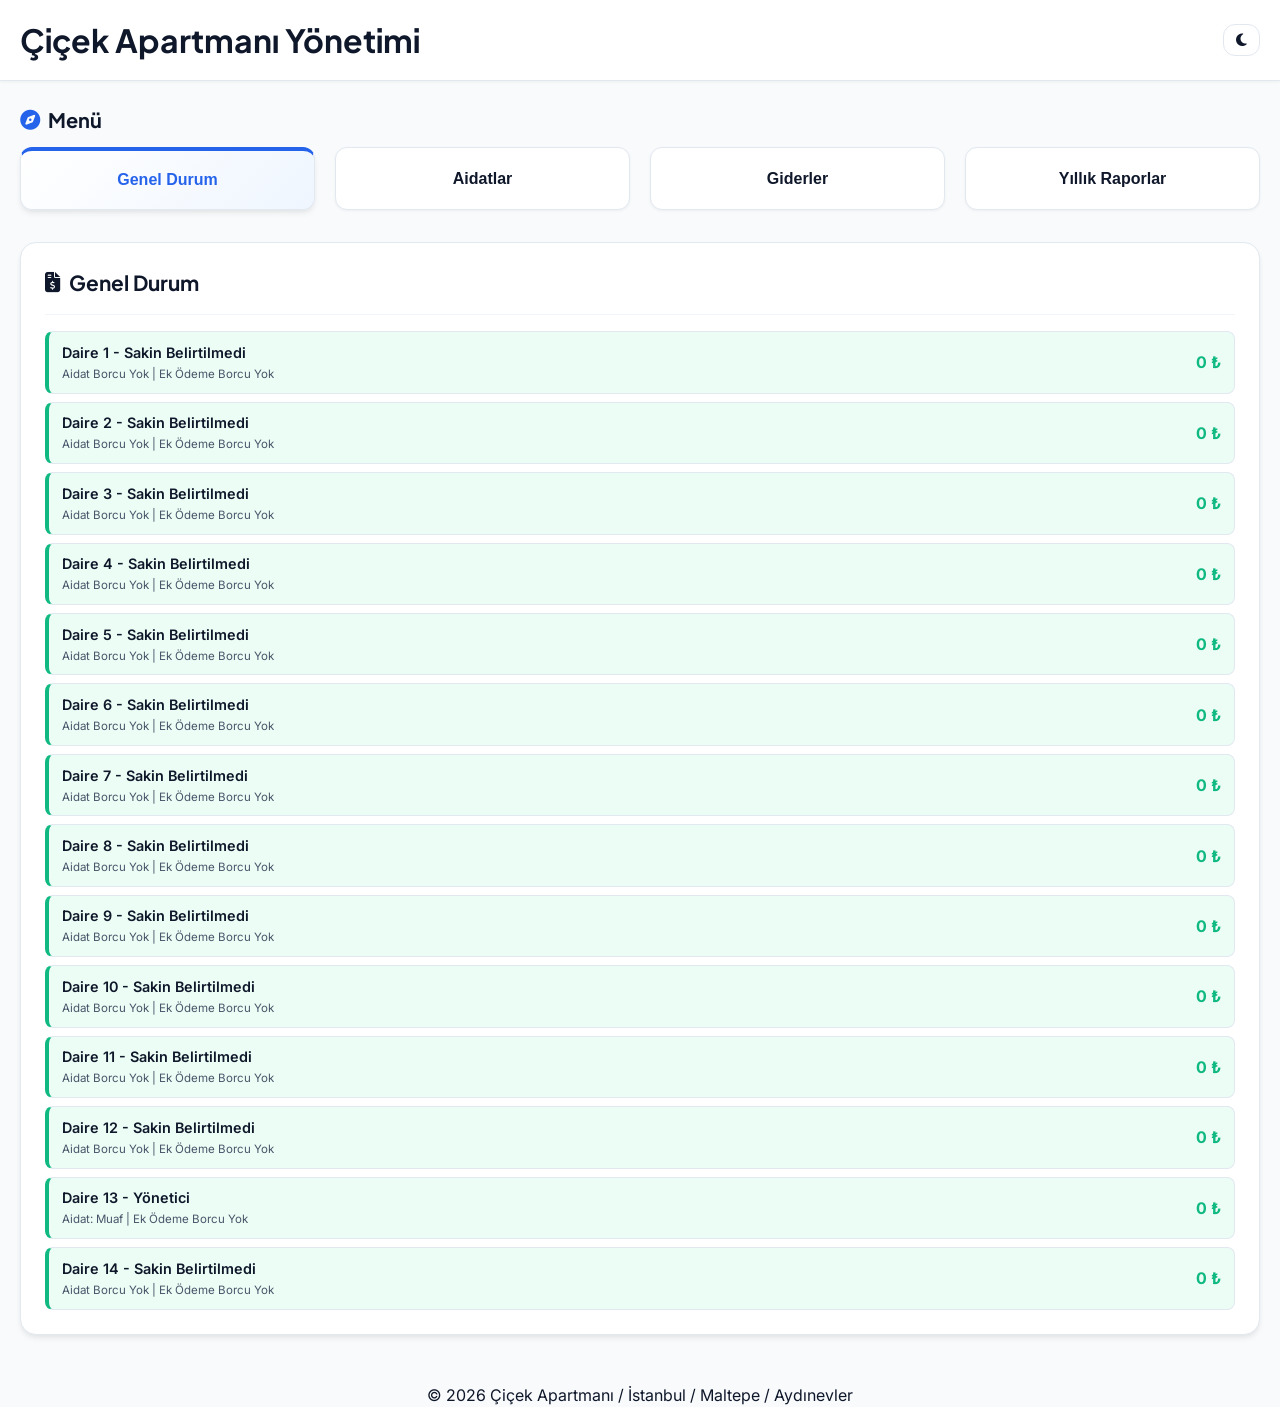
<file: index.html>
<!DOCTYPE html>
<html lang="tr">
<head>
  <meta charset="UTF-8">
  <meta name="viewport" content="width=device-width, initial-scale=1.0">
  <title>Çiçek Apartmanı Bilgilendirme Paneli</title>
  <link rel="icon" type="image/png" href="favicon.png">
  
  <!-- FontAwesome & Google Fonts -->
  <link rel="stylesheet" href="https://cdnjs.cloudflare.com/ajax/libs/font-awesome/6.4.0/css/all.min.css">
  <link rel="preconnect" href="https://fonts.googleapis.com">
  <link rel="preconnect" href="https://fonts.gstatic.com" crossorigin>
  <link href="https://fonts.googleapis.com/css2?family=Inter:wght@400;500;600;700&family=Plus+Jakarta+Sans:wght@600;700;800&display=swap" rel="stylesheet">
  
  <!-- CSS -->
  <link rel="stylesheet" href="style.css?v=3">
  <style>
    /* Read-only overrides for cells to look like display badges rather than buttons */
    .cell-paid-btn {
      cursor: default !important;
      pointer-events: none !important;
    }
    .apt-month-badge {
      cursor: default !important;
      pointer-events: none !important;
    }
  </style>
</head>
<body>

  <!-- App Header -->
  <header class="app-header">
    <div class="container header-content" style="display: flex; justify-content: space-between; align-items: center;">
      <div class="logo-area">
        <h1 id="buildingTitleDisplay">Çiçek Apartmanı Yönetimi</h1>
      </div>
      <div>
        <button class="btn btn-outline" id="btnThemeToggle" title="Temayı Değiştir (Açık/Koyu)" style="padding: 0.5rem 0.75rem;">
          <i class="fa-solid fa-moon"></i>
        </button>
      </div>
    </div>
  </header>

  <!-- Main Content Container -->
  <main class="container app-main">

    <!-- Sekmeli Menü Navigasyonu -->
    <div class="menu-container" style="display: flex; flex-direction: column; gap: 0.75rem;">
      <div class="section-header" style="margin-bottom: 0;">
        <h2><i class="fa-solid fa-compass"></i> Menü</h2>
      </div>
      <nav class="tab-navigation" style="margin-bottom: 0;">
        <button class="tab-btn active" data-target="dashboardSection">
          <span class="tab-btn-label">Genel Durum</span>
        </button>
        <button class="tab-btn" data-target="paymentsSection">
          <span class="tab-btn-label">Aidatlar</span>
        </button>
        <button class="tab-btn" data-target="expensesSection">
          <span class="tab-btn-label">Giderler</span>
        </button>
        <button class="tab-btn" data-target="pdfSection">
          <span class="tab-btn-label">Yıllık Raporlar</span>
        </button>
      </nav>
    </div>

    <!-- 1. GENEL DURUM (DASHBOARD) SEKME ALANI -->
    <div id="dashboardSection">
      <!-- Duyuru Paneli -->
      <section class="announcement-section card-box hidden" id="announcementBox">
        <div id="announcementDisplay" style="white-space: pre-wrap;"></div>
      </section>

      <!-- Toplam Borç Durumu Bölümü -->
      <section class="total-debts-section card-box" id="totalDebtsSection">
        <div class="dues-header" style="margin-bottom: 1rem;">
          <div class="dues-title">
            <h2><i class="fa-solid fa-file-invoice-dollar"></i> Genel Durum</h2>
          </div>
        </div>
        <div class="debts-grid" id="totalDebtsGrid">
          <!-- JS Populated Debt Rows -->
        </div>
      </section>
    </div>

    <!-- 2. ÖDEMELER SEKME ALANI (Aidat ve Ek Ödemeler Bir Arada) -->
    <div id="paymentsSection" class="hidden" style="display: flex; flex-direction: column; gap: 2rem;">
      <!-- Aidat Takip Tablosu -->
      <section class="dues-section card-box" id="duesSection">
      <div class="dues-header">
        <div class="dues-title">
          <h2><i class="fa-solid fa-table-cells"></i> Aidat Takip Tablosu</h2>
        </div>
        <div class="dues-controls">
          <div class="dues-rate-info" style="display: flex; align-items: center;">
            <span style="font-size: 0.8rem; color: var(--text-muted);" id="lastUpdatedDisplay">Son Güncelleme: -</span>
          </div>
          <div class="view-toggle">
            <button class="toggle-btn active" id="btnTableView" title="Tablo Görünümü" style="padding: 0.4rem 0.6rem;">
              <i class="fa-solid fa-table-list"></i>
            </button>
            <button class="toggle-btn" id="btnGridView" title="Kart Görünümü (Mobil Uyumlu)" style="padding: 0.4rem 0.6rem;">
              <i class="fa-solid fa-table-cells-large"></i>
            </button>
          </div>
        </div>
      </div>

      <!-- Table View (Desktop & Responsive Scroll) -->
      <div class="table-responsive" id="tableViewContainer">
        <table class="dues-table" id="duesTable">
          <thead>
            <tr>
              <th class="sticky-col"><span class="m-full">Daire No / Sakin</span><span class="m-short">Daire</span></th>
              <th><span class="m-full">OCA</span><span class="m-short">01</span></th>
              <th><span class="m-full">ŞUB</span><span class="m-short">02</span></th>
              <th><span class="m-full">MAR</span><span class="m-short">03</span></th>
              <th><span class="m-full">NİS</span><span class="m-short">04</span></th>
              <th><span class="m-full">MAY</span><span class="m-short">05</span></th>
              <th><span class="m-full">HAZ</span><span class="m-short">06</span></th>
              <th><span class="m-full">TEM</span><span class="m-short">07</span></th>
              <th><span class="m-full">AĞU</span><span class="m-short">08</span></th>
              <th><span class="m-full">EYL</span><span class="m-short">09</span></th>
              <th><span class="m-full">EKİ</span><span class="m-short">10</span></th>
              <th><span class="m-full">KAS</span><span class="m-short">11</span></th>
              <th><span class="m-full">ARA</span><span class="m-short">12</span></th>
              <th class="col-summary"><span class="m-full">Güncel Borç</span><span class="m-short">Borç</span></th>
            </tr>
          </thead>
          <tbody id="duesTableBody">
            <!-- JS Populated Rows -->
          </tbody>
        </table>
      </div>

      <!-- Card / Grid View (Optimized for Mobile Screens) -->
      <div class="cards-view-container hidden" id="gridViewContainer">
        <div class="apartments-cards-grid" id="apartmentsCardsGrid">
          <!-- JS Populated Mobile Cards -->
        </div>
      </div>
    </section>


    <!-- Ek Ödemeler Section (Ek Bütçe Toplama) -->
    <section class="extra-collections-section card-box" id="extraSection">
      <div class="dues-header" style="margin-bottom: 1rem;">
        <div class="dues-title">
          <h2><i class="fa-solid fa-table-cells"></i> Ek Aidat Takip Tablosu</h2>
        </div>
        <div class="dues-controls">
          <div class="dues-rate-info" style="display: flex; align-items: center;">
            <span style="font-size: 0.8rem; color: var(--text-muted);" id="lastUpdatedDisplayExtra">Son Güncelleme: -</span>
          </div>
        </div>
      </div>

      <!-- Tablo Görünümü (Masaüstü) -->
      <div class="table-responsive" id="extraTableViewContainer">
        <table class="dues-table" id="extraCollectionsTable">
          <thead>
            <tr>
              <th class="sticky-col">Ek Ödeme Başlığı</th>
              <th>Tutar</th>
              <th>D1</th>
              <th>D2</th>
              <th>D3</th>
              <th>D4</th>
              <th>D5</th>
              <th>D6</th>
              <th>D7</th>
              <th>D8</th>
              <th>D9</th>
              <th>D10</th>
              <th>D11</th>
              <th>D12</th>
              <th>D13</th>
              <th>D14</th>
              <th class="col-summary">Toplanan</th>
            </tr>
          </thead>
          <tbody id="extraCollectionsBody">
            <!-- Populated by JS -->
          </tbody>
        </table>
        <div id="noExtraCollectionsNotice" class="no-data-notice hidden">
          <i class="fa-solid fa-hand-holding-dollar"></i>
          <p>Henüz tanımlanmış bir ek ödeme talebi bulunmuyor.</p>
        </div>
      </div>

      <!-- Kart Görünümü (Mobil) -->
      <div class="hidden" id="extraCardsViewContainer">
        <div class="apartments-cards-grid" id="extraApartmentsCardsGrid">
          <!-- Populated by JS -->
        </div>
        <div id="noExtraCollectionsNoticeMobile" class="no-data-notice hidden">
          <i class="fa-solid fa-hand-holding-dollar"></i>
          <p>Henüz tanımlanmış bir ek ödeme talebi bulunmuyor.</p>
        </div>
      </div>
    </section>
    </div>


    <!-- Expenses Section (Giderler Bölümü) -->
    <section class="expenses-section card-box hidden" id="expensesSection">
      <div class="dues-header" style="margin-bottom: 1rem;">
        <div class="dues-title">
          <h2><i class="fa-solid fa-arrow-circle-right"></i> Aylık Apartman Giderleri</h2>
        </div>
        <div class="dues-controls">
          <div class="filter-group" style="display: flex; align-items: center; gap: 0.5rem; margin: 0;">
            <label for="expenseMonthFilter" style="font-size: 0.9rem; font-weight: 600; color: var(--text-secondary); margin: 0;">Ay Filtresi:</label>
            <select id="expenseMonthFilter" class="form-control" style="width: auto; padding: 0.4rem 0.8rem; border-radius: var(--radius-sm);">
              <option value="all">Tüm Aylar</option>
              <option value="1">Ocak</option>
              <option value="2">Şubat</option>
              <option value="3">Mart</option>
              <option value="4">Nisan</option>
              <option value="5">Mayıs</option>
              <option value="6">Haziran</option>
              <option value="7">Temmuz</option>
              <option value="8">Ağustos</option>
              <option value="9">Eylül</option>
              <option value="10">Ekim</option>
              <option value="11">Kasım</option>
              <option value="12">Aralık</option>
            </select>
          </div>
        </div>
      </div>

      <div class="expenses-content-single">
        <!-- Expense List & Filters -->
        <div class="expenses-list-container">

          <div class="table-responsive">
            <table class="expenses-table">
              <thead>
                <tr>
                  <th>Tarih</th>
                  <th>Harcama Başlığı</th>
                  <th>Tutar</th>
                </tr>
              </thead>
              <tbody id="expensesTableBody">
                <!-- JS Populated Rows -->
              </tbody>
            </table>
            <div id="noExpensesNotice" class="no-data-notice hidden">
              <i class="fa-solid fa-folder-open"></i>
              <p>Seçilen filtrelere uygun gider kaydı bulunamadı.</p>
            </div>
          </div>
        </div>
      </div>
    </section>

    <!-- PDF Raporları Section -->
    <section class="pdf-reports-section card-box hidden" id="pdfSection">
      <div class="dues-header">
        <div class="dues-title">
          <h2><i class="fa-solid fa-file-pdf"></i> Yıllık Rapor Arşivi</h2>
          <p>Eski yıllara ait mali raporlar ve genel kurul kararları</p>
        </div>
      </div>

      <div class="table-responsive">
        <table class="expenses-table">
          <thead>
            <tr>
              <th>Rapor Başlığı</th>
              <th style="width: 140px; text-align: center;">İşlem</th>
            </tr>
          </thead>
          <tbody id="pdfTableBody">
            <!-- JS Populated PDF Rows -->
          </tbody>
        </table>
        <div id="noPdfsNotice" class="no-data-notice hidden">
          <i class="fa-solid fa-file-circle-question"></i>
          <p>Henüz yüklenmiş bir geçmiş yıl raporu bulunmuyor.</p>
        </div>
      </div>
    </section>

  </main>

  <!-- Footer -->
  <footer class="app-footer">
    <div class="container footer-content" style align="center">
      <p>&copy; 2026 Çiçek Apartmanı / İstanbul / Maltepe / Aydınevler</p>
    </div>
  </footer>

  <script src="sakin.js?v=3"></script>
</body>
</html>
</file>
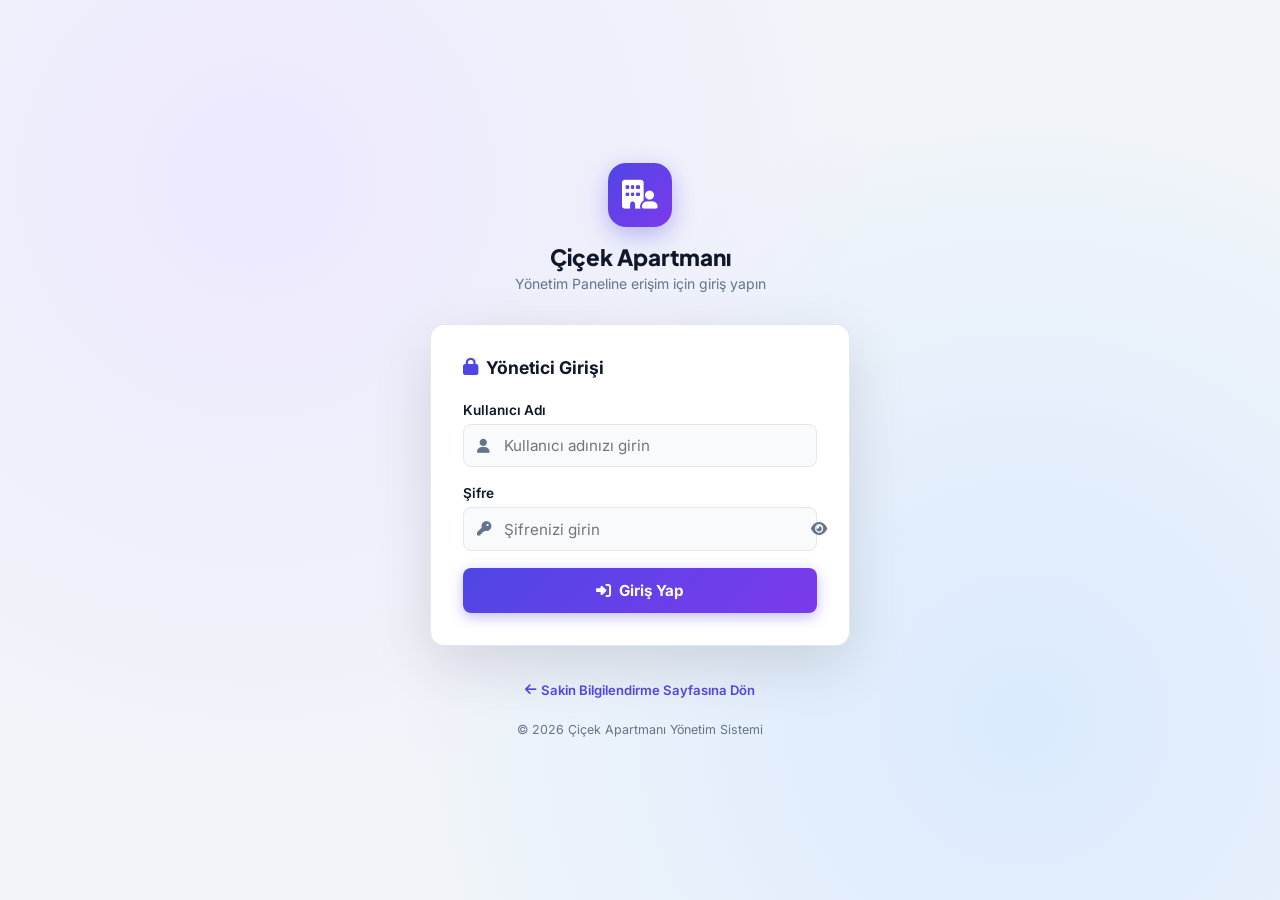
<file: admin/index.html>
<!DOCTYPE html>
<html lang="tr">
<head>
  <meta charset="UTF-8">
  <meta name="viewport" content="width=device-width, initial-scale=1.0">
  <title>Çiçek Apartmanı Yönetim Paneli</title>
  <link rel="icon" type="image/png" href="../favicon.png">
  <!-- Auth Guard: redirect to login if not authenticated -->
  <script>
    if (sessionStorage.getItem('adminAuth') !== 'true') {
      window.location.replace('../login.html');
    }
  </script>
  <!-- Google Fonts: Inter & Plus Jakarta Sans -->
  <link rel="preconnect" href="https://fonts.googleapis.com">
  <link rel="preconnect" href="https://fonts.gstatic.com" crossorigin>
  <link href="https://fonts.googleapis.com/css2?family=Inter:wght@400;500;600;700&family=Plus+Jakarta+Sans:wght@500;600;700;800&display=swap" rel="stylesheet">
  <!-- FontAwesome Icons -->
  <link rel="stylesheet" href="https://cdnjs.cloudflare.com/ajax/libs/font-awesome/6.4.0/css/all.min.css">
  <link rel="stylesheet" href="../style.css?v=3">
</head>
<body>

  <!-- App Header -->
  <header class="app-header">
    <div class="container header-container">
      <div class="brand">
        <div class="brand-icon">
          <i class="fa-solid fa-building-user"></i>
        </div>
        <div>
          <h1 id="buildingTitleDisplay">Çiçek Apartmanı Yönetimi</h1>
        </div>
      </div>
      <div class="header-actions">
        <button class="btn btn-outline" id="btnThemeToggle" title="Temayı Değiştir (Açık/Koyu)" style="padding: 0.5rem 0.75rem;">
          <i class="fa-solid fa-moon"></i>
        </button>
        <button class="btn btn-outline" id="btnLogout" title="Çıkış Yap" style="color: var(--danger); border-color: var(--danger); padding: 0.5rem 0.75rem;">
          <i class="fa-solid fa-right-from-bracket"></i>
        </button>
      </div>
    </div>
  </header>

  <!-- Main Content -->
  <main class="container main-content">

    <!-- Sekmeli Menü Navigasyonu -->
    <div class="menu-container" style="display: flex; flex-direction: column; gap: 0.75rem;">
      <div class="section-header" style="margin-bottom: 0;">
        <h2><i class="fa-solid fa-compass"></i> Menü</h2>
      </div>
      <nav class="tab-navigation" style="margin-bottom: 0;">
        <button class="tab-btn active" data-target="dashboardSection">
          <span class="tab-btn-label">Genel Durum</span>
        </button>
        <button class="tab-btn" data-target="paymentsSection">
          <span class="tab-btn-label">Aidatlar</span>
        </button>
        <button class="tab-btn" data-target="expensesSection">
          <span class="tab-btn-label">Giderler</span>
        </button>
        <button class="tab-btn" data-target="pdfSection">
          <span class="tab-btn-label">Yıllık Raporlar</span>
        </button>
        <button class="tab-btn" data-target="settingsSection">
          <span class="tab-btn-label">Ayarlar</span>
        </button>
      </nav>
    </div>

    <!-- 1. GENEL DURUM (DASHBOARD) SEKME ALANI -->
    <div id="dashboardSection">
      <!-- Financial Kasa Summary Cards -->
      <section class="financial-summary">
        <div class="section-header">
          <h2><i class="fa-solid fa-wallet"></i> Güncel Kasa Durumu</h2>
        </div>

        <div class="kasa-grid">
          <!-- 1. Geçmiş Yıldan Aktarılan -->
          <div class="kasa-card kasa-pending">
            <div class="kasa-card-header">
              <span class="kasa-label">Geçen Yıldan Aktarılan</span>
              <div class="kasa-icon kasa-icon-pending"><i class="fa-solid fa-clock-rotate-left"></i></div>
            </div>
            <div class="kasa-amount kasa-previous-transfer">0 ₺</div>
            <div class="kasa-subtext">Devreden Bakiye</div>
          </div>

          <!-- 2. Toplam Aidat Gelirleri -->
          <div class="kasa-card kasa-income">
            <div class="kasa-card-header">
              <span class="kasa-label">Gelirler</span>
              <div class="kasa-icon kasa-icon-income"><i class="fa-solid fa-arrow-trend-up"></i></div>
            </div>
            <div class="kasa-amount kasa-total-income">0 ₺</div>
            <div class="kasa-subtext kasa-paid-count-text">0 / 156 aidat ödendi</div>
          </div>

          <!-- 3. Toplam Giderler -->
          <div class="kasa-card kasa-expense">
            <div class="kasa-card-header">
              <span class="kasa-label">Giderler</span>
              <div class="kasa-icon kasa-icon-expense"><i class="fa-solid fa-arrow-trend-down"></i></div>
            </div>
            <div class="kasa-amount kasa-total-expense">0 ₺</div>
            <div class="kasa-subtext kasa-expense-count-text">0 adet gider kaydı</div>
          </div>

          <!-- 4. Net Kasa Bakiyesi -->
          <div class="kasa-card kasa-main">
            <div class="kasa-card-header">
              <span class="kasa-label">Güncel Kasa Bakiyesi</span>
              <div class="kasa-icon kasa-icon-main"><i class="fa-solid fa-wallet"></i></div>
            </div>
            <div class="kasa-amount kasa-net-balance">0 ₺</div>
            <div class="kasa-subtext">Gelirler - Giderler</div>
          </div>
        </div>
      </section>


      <!-- Toplam Borç Durumu Bölümü -->
      <section class="total-debts-section card-box" id="totalDebtsSection">
        <div class="dues-header" style="margin-bottom: 1rem;">
          <div class="dues-title">
            <h2><i class="fa-solid fa-file-invoice-dollar"></i> Genel Durum</h2>
          </div>
        </div>
        <div class="debts-grid" id="totalDebtsGrid">
          <!-- JS Populated Debt Rows -->
        </div>
      </section>
    </div>

    <!-- 2. ÖDEMELER SEKME ALANI (Aidat ve Ek Ödemeler Bir Arada) -->
    <div id="paymentsSection" class="hidden" style="display: flex; flex-direction: column; gap: 2rem;">
      <!-- Financial Kasa Summary Cards -->
      <section class="financial-summary">
        <div class="section-header">
          <h2><i class="fa-solid fa-wallet"></i> Güncel Kasa Durumu</h2>
        </div>

        <div class="kasa-grid">
          <!-- 1. Geçmiş Yıldan Aktarılan -->
          <div class="kasa-card kasa-pending">
            <div class="kasa-card-header">
              <span class="kasa-label">Geçen Yıldan Aktarılan</span>
              <div class="kasa-icon kasa-icon-pending"><i class="fa-solid fa-clock-rotate-left"></i></div>
            </div>
            <div class="kasa-amount kasa-previous-transfer">0 ₺</div>
            <div class="kasa-subtext">Devreden Bakiye</div>
          </div>

          <!-- 2. Toplam Aidat Gelirleri -->
          <div class="kasa-card kasa-income">
            <div class="kasa-card-header">
              <span class="kasa-label">Gelirler</span>
              <div class="kasa-icon kasa-icon-income"><i class="fa-solid fa-arrow-trend-up"></i></div>
            </div>
            <div class="kasa-amount kasa-total-income">0 ₺</div>
            <div class="kasa-subtext kasa-paid-count-text">0 / 156 aidat ödendi</div>
          </div>

          <!-- 3. Toplam Giderler -->
          <div class="kasa-card kasa-expense">
            <div class="kasa-card-header">
              <span class="kasa-label">Giderler</span>
              <div class="kasa-icon kasa-icon-expense"><i class="fa-solid fa-arrow-trend-down"></i></div>
            </div>
            <div class="kasa-amount kasa-total-expense">0 ₺</div>
            <div class="kasa-subtext kasa-expense-count-text">0 adet gider kaydı</div>
          </div>

          <!-- 4. Net Kasa Bakiyesi -->
          <div class="kasa-card kasa-main">
            <div class="kasa-card-header">
              <span class="kasa-label">Güncel Kasa Bakiyesi</span>
              <div class="kasa-icon kasa-icon-main"><i class="fa-solid fa-wallet"></i></div>
            </div>
            <div class="kasa-amount kasa-net-balance">0 ₺</div>
            <div class="kasa-subtext">Gelirler - Giderler</div>
          </div>
        </div>
      </section>

      <!-- Aidat Takip Tablosu -->
      <section class="dues-section card-box" id="duesSection">
      <div class="dues-header">
        <div class="dues-title">
          <h2><i class="fa-solid fa-table-cells"></i> Aidat Takip Tablosu</h2>
        </div>
        <div class="dues-controls">
          <div class="dues-rate-info" style="display: flex; align-items: center;">
            <span style="font-size: 0.8rem; color: var(--text-muted);" id="lastUpdatedDisplay">Son Güncelleme: -</span>
          </div>
          <div class="view-toggle">
            <button class="toggle-btn active" id="btnTableView" title="Tablo Görünümü" style="padding: 0.4rem 0.6rem;">
              <i class="fa-solid fa-table-list"></i>
            </button>
            <button class="toggle-btn" id="btnGridView" title="Kart Görünümü (Mobil Uyumlu)" style="padding: 0.4rem 0.6rem;">
              <i class="fa-solid fa-table-cells-large"></i>
            </button>
          </div>
        </div>
      </div>

      <!-- Table View (Desktop & Responsive Scroll) -->
      <div class="table-responsive" id="tableViewContainer">
        <table class="dues-table" id="duesTable">
          <thead>
            <tr>
              <th class="sticky-col"><span class="m-full">Daire No / Sakin</span><span class="m-short">Daire</span></th>
              <th><span class="m-full">OCA</span><span class="m-short">01</span></th>
              <th><span class="m-full">ŞUB</span><span class="m-short">02</span></th>
              <th><span class="m-full">MAR</span><span class="m-short">03</span></th>
              <th><span class="m-full">NİS</span><span class="m-short">04</span></th>
              <th><span class="m-full">MAY</span><span class="m-short">05</span></th>
              <th><span class="m-full">HAZ</span><span class="m-short">06</span></th>
              <th><span class="m-full">TEM</span><span class="m-short">07</span></th>
              <th><span class="m-full">AĞU</span><span class="m-short">08</span></th>
              <th><span class="m-full">EYL</span><span class="m-short">09</span></th>
              <th><span class="m-full">EKİ</span><span class="m-short">10</span></th>
              <th><span class="m-full">KAS</span><span class="m-short">11</span></th>
              <th><span class="m-full">ARA</span><span class="m-short">12</span></th>
              <th class="col-summary"><span class="m-full">Güncel Borç</span><span class="m-short">Borç</span></th>
            </tr>
          </thead>
          <tbody id="duesTableBody">
            <!-- JS Populated Rows -->
          </tbody>
        </table>
      </div>

      <!-- Card / Grid View (Optimized for Mobile Screens) -->
      <div class="cards-view-container hidden" id="gridViewContainer">
        <div class="apartments-cards-grid" id="apartmentsCardsGrid">
          <!-- JS Populated Mobile Cards -->
        </div>
      </div>

      <!-- Aidat Kaydet Butonu -->
      <div id="aidatSaveBar" class="hidden" style="margin-top: 1rem; display: flex; align-items: center; justify-content: flex-end; gap: 0.75rem; padding-top: 1rem; border-top: 1px solid var(--border-color);">
        <span style="font-size: 0.85rem; color: var(--warning); font-weight: 600;">
          <i class="fa-solid fa-circle-exclamation"></i> Kaydedilmemiş değişiklikler var
        </span>
        <button class="btn btn-outline" id="btnDiscardAidatChanges">
          <i class="fa-solid fa-rotate-left"></i> Geri Al
        </button>
        <button class="btn btn-primary" id="btnSaveAidatChanges">
          <i class="fa-solid fa-floppy-disk"></i> Kaydet
        </button>
      </div>
    </section>


    <!-- Ek Ödemeler Section (Ek Bütçe Toplama) -->
    <section class="extra-collections-section card-box" id="extraSection">
      <div class="dues-header" style="margin-bottom: 1rem;">
        <div class="dues-title">
          <h2><i class="fa-solid fa-table-cells"></i> Ek Aidat Takip Tablosu</h2>
        </div>
        <div class="dues-controls" style="gap: 1.25rem; flex-wrap: wrap;">
          <div class="dues-rate-info" style="display: flex; align-items: center; border: none; padding: 0; background: transparent;">
            <span style="font-size: 0.8rem; color: var(--text-muted);" id="lastUpdatedDisplayExtra">Son Güncelleme: -</span>
          </div>
          <button class="btn btn-primary" id="btnOpenExtraModal" title="Yeni Ek Ödeme Talebi" style="padding: 0.5rem 0.75rem;">
            <i class="fa-solid fa-plus"></i>
          </button>
        </div>
      </div>

      <!-- Tablo Görünümü (Masaüstü) -->
      <div class="table-responsive" id="extraTableViewContainer">
        <table class="dues-table" id="extraCollectionsTable">
          <thead>
            <tr>
              <th class="sticky-col">Ek Ödeme Başlığı</th>
              <th>Tutar</th>
              <th>D1</th>
              <th>D2</th>
              <th>D3</th>
              <th>D4</th>
              <th>D5</th>
              <th>D6</th>
              <th>D7</th>
              <th>D8</th>
              <th>D9</th>
              <th>D10</th>
              <th>D11</th>
              <th>D12</th>
              <th>D13</th>
              <th>D14</th>
              <th class="col-summary">Toplanan</th>
              <th style="width: 60px; text-align: center;">İşlem</th>
            </tr>
          </thead>
          <tbody id="extraCollectionsBody">
            <!-- Populated by JS -->
          </tbody>
        </table>
        <div id="noExtraCollectionsNotice" class="no-data-notice hidden">
          <i class="fa-solid fa-hand-holding-dollar"></i>
          <p>Henüz tanımlanmış bir ek ödeme talebi bulunmuyor.</p>
        </div>
      </div>

      <!-- Kart Görünümü (Mobil) -->
      <div class="hidden" id="extraCardsViewContainer">
        <div class="apartments-cards-grid" id="extraApartmentsCardsGrid">
          <!-- Populated by JS -->
        </div>
        <div id="noExtraCollectionsNoticeMobile" class="no-data-notice hidden">
          <i class="fa-solid fa-hand-holding-dollar"></i>
          <p>Henüz tanımlanmış bir ek ödeme talebi bulunmuyor.</p>
        </div>
      </div>

      <!-- Kaydet Butonu (Değişiklikler için) -->
      <div id="extraSaveBar" class="hidden" style="margin-top: 1rem; display: flex; align-items: center; justify-content: flex-end; gap: 0.75rem; padding-top: 1rem; border-top: 1px solid var(--border-color);">
        <span style="font-size: 0.85rem; color: var(--warning); font-weight: 600;">
          <i class="fa-solid fa-circle-exclamation"></i> Kaydedilmemiş değişiklikler var
        </span>
        <button class="btn btn-outline" id="btnDiscardExtraChanges">
          <i class="fa-solid fa-rotate-left"></i> Geri Al
        </button>
        <button class="btn btn-primary" id="btnSaveExtraChanges">
          <i class="fa-solid fa-floppy-disk"></i> Kaydet
        </button>
      </div>
    </section>
    </div>

    <!-- 3. GİDERLER SEKME ALANI -->
    <div id="expensesSection" class="hidden" style="display: flex; flex-direction: column; gap: 2rem;">
      <!-- Financial Kasa Summary Cards -->
      <section class="financial-summary">
        <div class="section-header">
          <h2><i class="fa-solid fa-wallet"></i> Güncel Kasa Durumu</h2>
        </div>

        <div class="kasa-grid">
          <!-- 1. Geçmiş Yıldan Aktarılan -->
          <div class="kasa-card kasa-pending">
            <div class="kasa-card-header">
              <span class="kasa-label">Geçen Yıldan Aktarılan</span>
              <div class="kasa-icon kasa-icon-pending"><i class="fa-solid fa-clock-rotate-left"></i></div>
            </div>
            <div class="kasa-amount kasa-previous-transfer">0 ₺</div>
            <div class="kasa-subtext">Devreden Bakiye</div>
          </div>

          <!-- 2. Toplam Aidat Gelirleri -->
          <div class="kasa-card kasa-income">
            <div class="kasa-card-header">
              <span class="kasa-label">Gelirler</span>
              <div class="kasa-icon kasa-icon-income"><i class="fa-solid fa-arrow-trend-up"></i></div>
            </div>
            <div class="kasa-amount kasa-total-income">0 ₺</div>
            <div class="kasa-subtext kasa-paid-count-text">0 / 156 aidat ödendi</div>
          </div>

          <!-- 3. Toplam Giderler -->
          <div class="kasa-card kasa-expense">
            <div class="kasa-card-header">
              <span class="kasa-label">Giderler</span>
              <div class="kasa-icon kasa-icon-expense"><i class="fa-solid fa-arrow-trend-down"></i></div>
            </div>
            <div class="kasa-amount kasa-total-expense">0 ₺</div>
            <div class="kasa-subtext kasa-expense-count-text">0 adet gider kaydı</div>
          </div>

          <!-- 4. Net Kasa Bakiyesi -->
          <div class="kasa-card kasa-main">
            <div class="kasa-card-header">
              <span class="kasa-label">Güncel Kasa Bakiyesi</span>
              <div class="kasa-icon kasa-icon-main"><i class="fa-solid fa-wallet"></i></div>
            </div>
            <div class="kasa-amount kasa-net-balance">0 ₺</div>
            <div class="kasa-subtext">Gelirler - Giderler</div>
          </div>
        </div>
      </section>

      <!-- Expenses Section (Giderler Bölümü) -->
      <section class="expenses-section card-box" id="expensesSectionContent">
      <div class="expenses-header">
        <div>
          <h2><i class="fa-solid fa-arrow-circle-right"></i> Aylık Giderler Paneli</h2>
        </div>
        <button class="btn btn-primary" id="btnAddExpenseSection" title="Yeni Gider Ekle" style="padding: 0.5rem 0.75rem;">
          <i class="fa-solid fa-plus"></i>
        </button>
      </div>

      <div class="expenses-content-single">
        <!-- Expense List & Filters -->
        <div class="expenses-list-container">
          <div class="expense-filters">
            <div class="filter-group">
              <label for="expenseMonthFilter">Ay Filtresi:</label>
              <select id="expenseMonthFilter" class="form-control">
                <option value="all">Tüm Aylar</option>
                <option value="1">Ocak</option>
                <option value="2">Şubat</option>
                <option value="3">Mart</option>
                <option value="4">Nisan</option>
                <option value="5">Mayıs</option>
                <option value="6">Haziran</option>
                <option value="7">Temmuz</option>
                <option value="8">Ağustos</option>
                <option value="9">Eylül</option>
                <option value="10">Ekim</option>
                <option value="11">Kasım</option>
                <option value="12">Aralık</option>
              </select>
            </div>
          </div>

          <div class="table-responsive">
            <table class="expenses-table">
              <thead>
                <tr>
                  <th>Tarih</th>
                  <th>Açıklama / Harcama Detayı</th>
                  <th>Tutar</th>
                  <th>İşlem</th>
                </tr>
              </thead>
              <tbody id="expensesTableBody">
                <!-- JS Populated Rows -->
              </tbody>
            </table>
            <div id="noExpensesNotice" class="no-data-notice hidden">
              <i class="fa-solid fa-folder-open"></i>
              <p>Seçilen filtrelere uygun gider kaydı bulunamadı.</p>
            </div>
          </div>
        </div>
      </div>
    </section>
    </div>

    <!-- PDF Raporları Section -->
    <section class="pdf-reports-section card-box hidden" id="pdfSection">
      <div class="dues-header">
        <div class="dues-title">
          <h2><i class="fa-solid fa-file-pdf"></i> Yıllık Rapor Arşivi</h2>
        </div>
        <div class="dues-controls">
          <button class="btn btn-primary" id="btnOpenPdfModal" title="Yeni Rapor Ekle (PDF)" style="padding: 0.5rem 0.75rem;">
            <i class="fa-solid fa-plus"></i>
          </button>
        </div>
      </div>

      <div class="table-responsive">
        <table class="expenses-table">
          <thead>
            <tr>
              <th>Rapor Başlığı</th>
              <th style="width: 140px; text-align: center;">İşlem</th>
            </tr>
          </thead>
          <tbody id="pdfTableBody">
            <!-- JS Populated PDF Rows -->
          </tbody>
        </table>
        <div id="noPdfsNotice" class="no-data-notice hidden">
          <i class="fa-solid fa-file-circle-question"></i>
          <p>Henüz yüklenmiş bir geçmiş yıl raporu bulunmuyor.</p>
        </div>
      </div>
    </section>

    <!-- 5. AYARLAR SEKME ALANI -->
    <section class="settings-section-tab card-box hidden" id="settingsSection" style="padding-top: 2rem;">
      
      <div class="settings-tab-body">
        <!-- General Settings -->
        <div class="settings-section">
          <h2 style="margin-bottom: 0.5rem;"><i class="fa-solid fa-gear"></i> Bina & Aidat Bilgileri</h2>
          <div class="form-row" style="margin-top: 1.25rem;">
            <div class="form-group">
              <label for="inputBuildingTitle">Apartman/Site Adı</label>
              <input type="text" id="inputBuildingTitle" class="form-control" value="Huzur Apartmanı Yönetimi">
            </div>
            <div class="form-group">
              <label for="inputMonthlyDues">Daire Başı Aylık Aidat (₺)</label>
              <input type="number" id="inputMonthlyDues" class="form-control" min="1" step="any" value="750">
            </div>
          </div>
          <div class="form-row" style="margin-top: 1rem;">
            <div class="form-group">
              <label for="inputPreviousTransfer">Geçmiş Yıldan Aktarılan Kasa (₺)</label>
              <input type="number" id="inputPreviousTransfer" class="form-control" min="0" step="any" value="0">
            </div>
            <div class="form-group">
              <label for="selectExemptApt">Aidattan Muaf Yönetici Dairesi</label>
              <select id="selectExemptApt" class="form-control">
                <option value="none">Muaf Daire Yok</option>
                <option value="1">Daire 1</option>
                <option value="2">Daire 2</option>
                <option value="3">Daire 3</option>
                <option value="4">Daire 4</option>
                <option value="5">Daire 5</option>
                <option value="6">Daire 6</option>
                <option value="7">Daire 7</option>
                <option value="8">Daire 8</option>
                <option value="9">Daire 9</option>
                <option value="10">Daire 10</option>
                <option value="11">Daire 11</option>
                <option value="12">Daire 12</option>
                <option value="13">Daire 13</option>
                <option value="14">Daire 14</option>
              </select>
            </div>
          </div>
          <div class="form-row" style="margin-top: 1rem;">
            <div class="form-group" style="grid-column: span 2; width: 100%;">
              <label for="inputDbUrl">Firebase Bulut Veritabanı URL'si (Ortak Kullanım İçin)</label>
              <input type="text" id="inputDbUrl" class="form-control" placeholder="Örn: https://xxx-default-rtdb.europe-west1.firebasedatabase.app/">
            </div>
          </div>
        </div>

        <!-- Apartment Occupant Names -->
        <div class="settings-section" style="margin-top: 2rem; border-top: 1px solid var(--border-color); padding-top: 2rem;">
          <h2 style="margin-bottom: 0.5rem;"><i class="fa-solid fa-gear"></i> 14 Daire Sakin Listesi</h2>
          <p class="subtitle-sm">Dairelerde oturan bina sakinlerinin isimlerini güncelleyebilirsiniz:</p>
          <div class="occupants-grid" id="occupantsGrid" style="margin-top: 1.25rem;">
            <!-- 14 Inputs generated by JS -->
          </div>
        </div>

        <!-- Duyuru Paneli -->
        <div class="settings-section" style="margin-top: 2rem; border-top: 1px solid var(--border-color); padding-top: 2rem;">
          <h2 style="margin-bottom: 0.5rem;"><i class="fa-solid fa-gear"></i> Apartman Duyuru Paneli</h2>
          <p class="subtitle-sm">Bina sakinlerine iletmek istediğiniz duyuruları buraya yazın (Boş bırakırsanız sakin sayfasında görünmez):</p>
          <div style="display: flex; flex-direction: column; gap: 0.75rem; margin-top: 1.25rem;">
            <textarea id="announcementText" class="form-control" rows="3" placeholder="Örn: 2026 Yılı asansör bakım takvimi belirlenmiştir..." style="width: 100%; font-family: inherit; font-size: 0.95rem; resize: vertical; padding: 0.75rem; border-radius: 8px; border: 1.5px solid var(--border-color); background-color: var(--bg-body); color: var(--text-primary);"></textarea>
            <div style="display: flex; justify-content: flex-end;">
              <button class="btn btn-primary" id="btnSaveAnnouncement" title="Duyuruyu Güncelle ve Yayınla" style="padding: 0.5rem 0.75rem;">
                <i class="fa-solid fa-floppy-disk"></i> Duyuruyu Yayınla
              </button>
            </div>
          </div>
        </div>

        <!-- Database Backup / Restore -->
        <div class="settings-section" style="margin-top: 2rem; border-top: 1px solid var(--border-color); padding-top: 2rem;">
          <h2 style="margin-bottom: 0.5rem;"><i class="fa-solid fa-gear"></i> Veri Yedekleme & Aktarma</h2>
          <p class="subtitle-sm">Sistemde kayıtlı olan tüm güncel veritabanı içeriğini (aidat ödemeleri, daire sakinleri, giderler, duyurular, raporlar) bilgisayarınıza yedek dosyası (.json) olarak indirebilir veya geri yükleyebilirsiniz:</p>
          <div style="display: flex; gap: 1rem; margin-top: 1.25rem; flex-wrap: wrap;">
            <button type="button" class="btn btn-outline" id="btnExportBackup" style="flex: 1; min-width: 150px;">
              <i class="fa-solid fa-download"></i> Dışa Aktar (.JSON)
            </button>
            <button type="button" class="btn btn-outline" id="btnImportBackupClick" style="flex: 1; min-width: 150px;">
              <i class="fa-solid fa-upload"></i> İçe Aktar (.JSON)
            </button>
            <input type="file" id="inputImportBackup" accept=".json" style="display: none;">
          </div>
        </div>
      </div>

      <div class="settings-tab-footer" style="display: flex; justify-content: space-between; align-items: center; width: 100%; gap: 1rem; flex-wrap: wrap; margin-top: 2rem; padding-top: 1.5rem; border-top: 1px solid var(--border-color);">
        <button type="button" class="btn btn-outline" id="btnResetSystem" style="color: var(--danger); border-color: var(--danger);">
          <i class="fa-solid fa-triangle-exclamation"></i> Sistemi Sıfırla
        </button>
        <div style="display: flex; gap: 0.75rem; align-items: center;">
          <button type="button" class="btn btn-primary" id="saveSettingsBtn"><i class="fa-solid fa-floppy-disk"></i> Kaydet ve Güncelle</button>
        </div>
      </div>
    </section>

  </main>

  <!-- Footer -->
  <footer class="app-footer">
    <div class="container footer-content" style align="center">
      <p>&copy; 2026 Çiçek Apartmanı / İstanbul / Maltepe / Aydınevler</p>
    </div>
  </footer>


  <!-- MODAL 1: Add Expense Modal -->
  <div class="modal-overlay hidden" id="expenseModal">
    <div class="modal-card">
      <div class="modal-header">
        <h3 id="expenseModalTitle"><i class="fa-solid fa-receipt"></i> Yeni Gider Kaydı Ekle</h3>
        <button class="close-modal" id="closeExpenseModal">&times;</button>
      </div>
      <form id="expenseForm">
        <div class="modal-body">
          <div class="form-group">
            <label for="expenseTitle">Açıklama / Harcama Detayı *</label>
            <input type="text" id="expenseTitle" class="form-control" placeholder="Örn: 2. Kat Otomat Değişimi" required>
          </div>

          <div class="form-row">
            <div class="form-group">
              <label for="expenseAmount">Tutar (₺) *</label>
              <input type="number" id="expenseAmount" class="form-control" min="1" step="0.01" placeholder="Örn: 1250" required>
            </div>
            <div class="form-group">
              <label for="expenseDate">Tarih *</label>
              <input type="date" id="expenseDate" class="form-control" required>
            </div>
          </div>

          <div class="form-group">
            <label for="expenseMonth">Ait Olduğu Ay *</label>
            <select id="expenseMonth" class="form-control" required>
              <option value="1">Ocak</option>
              <option value="2">Şubat</option>
              <option value="3">Mart</option>
              <option value="4">Nisan</option>
              <option value="5">Mayıs</option>
              <option value="6">Haziran</option>
              <option value="7">Temmuz</option>
              <option value="8">Ağustos</option>
              <option value="9">Eylül</option>
              <option value="10">Ekim</option>
              <option value="11">Kasım</option>
              <option value="12">Aralık</option>
            </select>
          </div>
        </div>

        <div class="modal-footer">
          <button type="button" class="btn btn-outline" id="cancelExpenseModal">İptal</button>
          <button type="submit" class="btn btn-primary"><i class="fa-solid fa-check"></i> Kaydet</button>
        </div>
      </form>
    </div>
  </div>
  </div>


  <!-- MODAL 3: New Extra Payment Modal -->
  <div class="modal-overlay hidden" id="extraCollectionModal">
    <div class="modal-card">
      <div class="modal-header">
        <h3 id="extraCollectionModalTitle"><i class="fa-solid fa-hand-holding-dollar"></i> Yeni Ek Ödeme Talebi</h3>
        <button class="close-modal" id="closeExtraModal">&times;</button>
      </div>
      <form id="extraCollectionForm">
        <div class="modal-body">
          <div class="form-group">
            <label for="extraCollectionTitle">Ek Ödeme Başlığı *</label>
            <input type="text" id="extraCollectionTitle" class="form-control" placeholder="Örn: Çatı Onarımı" required>
          </div>
          <div class="form-group">
            <label for="extraCollectionAmount">Daire Başı Toplanacak Tutar (₺) *</label>
            <input type="number" id="extraCollectionAmount" class="form-control" min="1" step="any" placeholder="Örn: 1500" required>
          </div>
        </div>
        <div class="modal-footer">
          <button type="button" class="btn btn-outline" id="cancelExtraModal">İptal</button>
          <button type="submit" class="btn btn-primary"><i class="fa-solid fa-check"></i> Oluştur</button>
        </div>
      </form>
    </div>
  </div>

  <!-- MODAL 4: New PDF Upload Modal -->
  <div class="modal-overlay hidden" id="pdfModal">
    <div class="modal-card">
      <div class="modal-header">
        <h3><i class="fa-solid fa-file-pdf"></i> Yeni PDF Raporu Yükle</h3>
        <button class="close-modal" id="closePdfModal">&times;</button>
      </div>
      <form id="pdfForm">
        <div class="modal-body">
          <div class="form-group">
            <label for="pdfTitle">Rapor Başlığı *</label>
            <input type="text" id="pdfTitle" class="form-control" placeholder="Örn: 2025 Yılı Genel Kurul Raporu" required>
          </div>
          <div class="form-group">
            <label for="pdfFile">PDF Dosyası * (Maks. 2 MB)</label>
            <input type="file" id="pdfFile" class="form-control" accept="application/pdf" required>
            <small style="color: var(--text-secondary); display: block; margin-top: 0.25rem;">
              Not: Tarayıcı depolama sınırları nedeniyle lütfen PDF dosya boyutunu küçük tutun.
            </small>
          </div>
        </div>
        <div class="modal-footer">
          <button type="button" class="btn btn-outline" id="cancelPdfModal">İptal</button>
          <button type="submit" class="btn btn-primary"><i class="fa-solid fa-cloud-arrow-up"></i> Yükle</button>
        </div>
      </form>
    </div>
  </div>

  <!-- Notification Toast -->
  <div class="toast-container" id="toastContainer"></div>

  <script src="../app.js?v=3"></script>
  <script>
    // Logout button
    document.getElementById('btnLogout').addEventListener('click', function () {
      if (confirm('Yönetim panelinden çıkmak istediğinize emin misiniz?')) {
        sessionStorage.removeItem('adminAuth');
        window.location.replace('../login.html');
      }
    });
  </script>
</body>
</html>
</file>
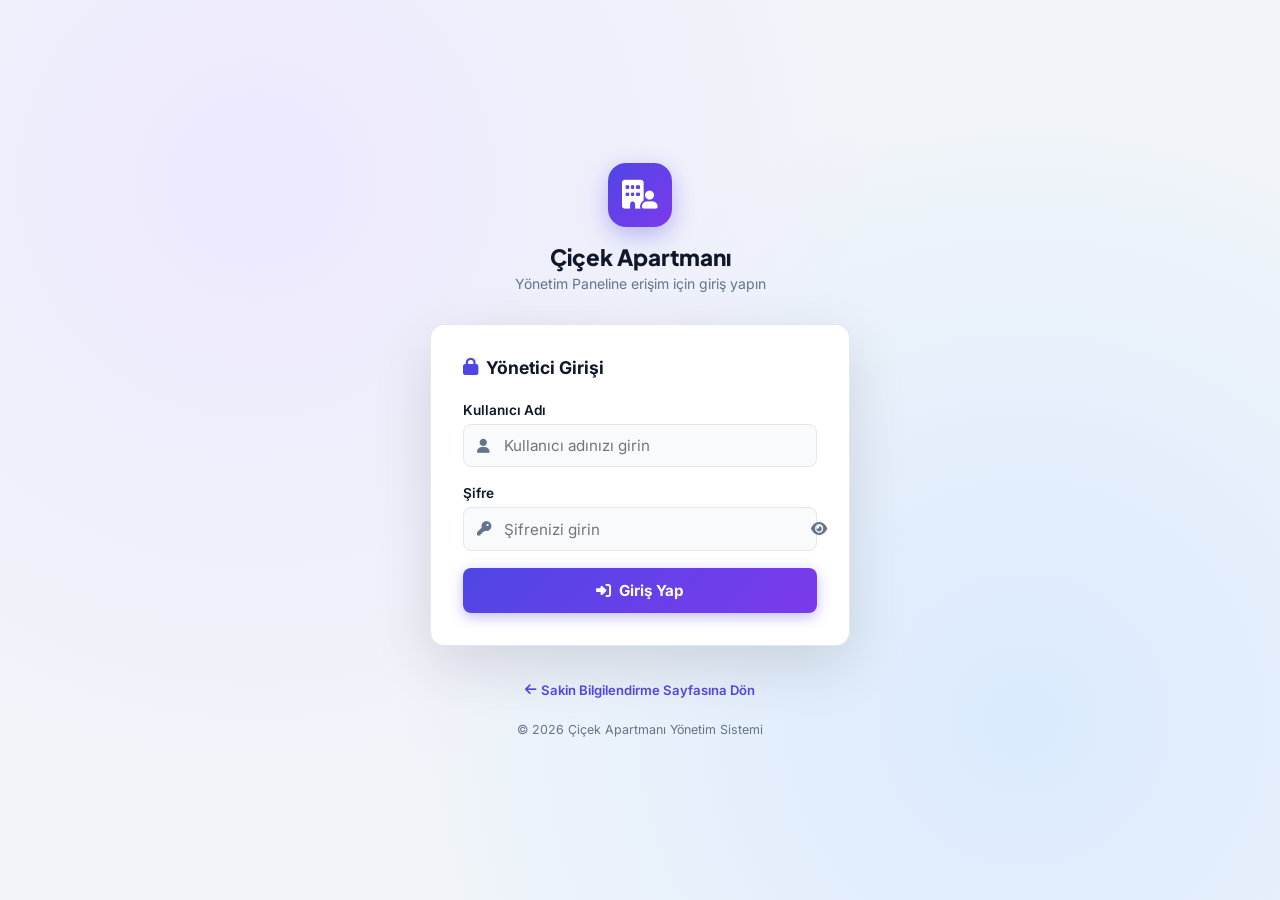
<file: login.html>
<!DOCTYPE html>
<html lang="tr">
<head>
  <meta charset="UTF-8">
  <meta name="viewport" content="width=device-width, initial-scale=1.0">
  <title>Yönetici Girişi | Çiçek Apartmanı</title>
  <link rel="icon" type="image/png" href="favicon.png">
  <link rel="stylesheet" href="https://cdnjs.cloudflare.com/ajax/libs/font-awesome/6.4.0/css/all.min.css">
  <link rel="preconnect" href="https://fonts.googleapis.com">
  <link rel="preconnect" href="https://fonts.gstatic.com" crossorigin>
  <link href="https://fonts.googleapis.com/css2?family=Inter:wght@400;500;600;700&family=Plus+Jakarta+Sans:wght@600;700;800&display=swap" rel="stylesheet">
  <style>
    *, *::before, *::after { box-sizing: border-box; margin: 0; padding: 0; }

    :root {
      --primary: #4f46e5;
      --primary-light: #eef2ff;
      --danger: #ef4444;
      --danger-light: #fef2f2;
      --bg: #f1f5f9;
      --bg-card: #ffffff;
      --text-primary: #0f172a;
      --text-secondary: #64748b;
      --border: #e2e8f0;
      --radius: 14px;
      --shadow: 0 20px 60px rgba(0,0,0,0.12);
      --transition: 0.2s ease;
    }

    body {
      font-family: 'Inter', sans-serif;
      background: var(--bg);
      min-height: 100vh;
      display: flex;
      align-items: center;
      justify-content: center;
      padding: 1rem;
      background-image: radial-gradient(circle at 20% 20%, #ede9fe 0%, transparent 50%),
                        radial-gradient(circle at 80% 80%, #dbeafe 0%, transparent 50%);
    }

    .login-wrapper {
      width: 100%;
      max-width: 420px;
    }

    .login-brand {
      text-align: center;
      margin-bottom: 2rem;
    }

    .login-brand-icon {
      width: 64px;
      height: 64px;
      background: linear-gradient(135deg, var(--primary), #7c3aed);
      border-radius: 18px;
      display: inline-flex;
      align-items: center;
      justify-content: center;
      font-size: 1.8rem;
      color: #fff;
      margin-bottom: 1rem;
      box-shadow: 0 8px 24px rgba(79,70,229,0.35);
    }

    .login-brand h1 {
      font-family: 'Plus Jakarta Sans', sans-serif;
      font-size: 1.4rem;
      font-weight: 800;
      color: var(--text-primary);
    }

    .login-brand p {
      font-size: 0.875rem;
      color: var(--text-secondary);
      margin-top: 0.25rem;
    }

    .login-card {
      background: var(--bg-card);
      border-radius: var(--radius);
      padding: 2rem;
      box-shadow: var(--shadow);
      border: 1px solid var(--border);
    }

    .login-card h2 {
      font-size: 1.1rem;
      font-weight: 700;
      color: var(--text-primary);
      margin-bottom: 1.5rem;
      display: flex;
      align-items: center;
      gap: 0.5rem;
    }

    .login-card h2 i {
      color: var(--primary);
    }

    .form-group {
      margin-bottom: 1.1rem;
    }

    .form-group label {
      display: block;
      font-size: 0.85rem;
      font-weight: 600;
      color: var(--text-primary);
      margin-bottom: 0.4rem;
    }

    .input-wrapper {
      position: relative;
    }

    .input-wrapper i {
      position: absolute;
      left: 0.85rem;
      top: 50%;
      transform: translateY(-50%);
      color: var(--text-secondary);
      font-size: 0.9rem;
    }

    .input-wrapper input {
      width: 100%;
      padding: 0.7rem 0.85rem 0.7rem 2.5rem;
      border: 1.5px solid var(--border);
      border-radius: 8px;
      font-size: 0.95rem;
      font-family: 'Inter', sans-serif;
      color: var(--text-primary);
      background: #f8fafc;
      transition: var(--transition);
      outline: none;
    }

    .input-wrapper input:focus {
      border-color: var(--primary);
      background: #fff;
      box-shadow: 0 0 0 3px rgba(79,70,229,0.1);
    }

    .toggle-pass {
      position: absolute;
      right: 0.85rem;
      top: 50%;
      transform: translateY(-50%);
      background: none;
      border: none;
      cursor: pointer;
      color: var(--text-secondary);
      font-size: 0.9rem;
      padding: 0.2rem;
    }

    .error-msg {
      display: none;
      align-items: center;
      gap: 0.4rem;
      background: var(--danger-light);
      color: var(--danger);
      font-size: 0.82rem;
      font-weight: 600;
      padding: 0.6rem 0.85rem;
      border-radius: 8px;
      margin-bottom: 1rem;
      border: 1px solid #fecaca;
    }

    .error-msg.visible {
      display: flex;
    }

    .btn-login {
      width: 100%;
      padding: 0.8rem;
      background: linear-gradient(135deg, var(--primary), #7c3aed);
      color: #fff;
      border: none;
      border-radius: 8px;
      font-size: 0.95rem;
      font-weight: 700;
      font-family: 'Inter', sans-serif;
      cursor: pointer;
      display: flex;
      align-items: center;
      justify-content: center;
      gap: 0.5rem;
      transition: var(--transition);
      box-shadow: 0 4px 14px rgba(79,70,229,0.35);
      margin-top: 0.5rem;
    }

    .btn-login:hover {
      opacity: 0.92;
      transform: translateY(-1px);
    }

    .btn-login:active {
      transform: translateY(0);
    }

    .login-footer {
      text-align: center;
      margin-top: 1.5rem;
      font-size: 0.78rem;
      color: var(--text-secondary);
    }

    .back-link {
      display: inline-flex;
      align-items: center;
      gap: 0.35rem;
      color: var(--primary);
      text-decoration: none;
      font-size: 0.82rem;
      font-weight: 600;
      margin-top: 1rem;
    }

    .back-link:hover { text-decoration: underline; }

    @media (max-width: 480px) {
      .login-card { padding: 1.5rem; }
    }
  </style>
</head>
<body>

  <div class="login-wrapper">
    <div class="login-brand">
      <div class="login-brand-icon">
        <i class="fa-solid fa-building-user"></i>
      </div>
      <h1>Çiçek Apartmanı</h1>
      <p>Yönetim Paneline erişim için giriş yapın</p>
    </div>

    <div class="login-card">
      <h2><i class="fa-solid fa-lock"></i> Yönetici Girişi</h2>

      <div class="error-msg" id="errorMsg">
        <i class="fa-solid fa-circle-exclamation"></i>
        <span>Kullanıcı adı veya şifre hatalı. Lütfen tekrar deneyin.</span>
      </div>

      <form id="loginForm" autocomplete="off">
        <div class="form-group">
          <label for="loginUser">Kullanıcı Adı</label>
          <div class="input-wrapper">
            <i class="fa-solid fa-user"></i>
            <input type="text" id="loginUser" placeholder="Kullanıcı adınızı girin" autocomplete="username" required>
          </div>
        </div>

        <div class="form-group">
          <label for="loginPass">Şifre</label>
          <div class="input-wrapper">
            <i class="fa-solid fa-key"></i>
            <input type="password" id="loginPass" placeholder="Şifrenizi girin" autocomplete="current-password" required>
            <button type="button" class="toggle-pass" id="togglePass" title="Şifreyi Göster/Gizle">
              <i class="fa-solid fa-eye" id="togglePassIcon"></i>
            </button>
          </div>
        </div>

        <button type="submit" class="btn-login" id="loginBtn">
          <i class="fa-solid fa-right-to-bracket"></i>
          Giriş Yap
        </button>
      </form>
    </div>

    <div style="text-align:center; margin-top:1.25rem;">
      <a class="back-link" href="index.html">
        <i class="fa-solid fa-arrow-left"></i> Sakin Bilgilendirme Sayfasına Dön
      </a>
    </div>

    <div class="login-footer">
      &copy; 2026 Çiçek Apartmanı Yönetim Sistemi
    </div>
  </div>

  <script>
    // -- Auth Check: redirect if already logged in --
    if (sessionStorage.getItem('adminAuth') === 'true') {
      window.location.replace('admin/index.html');
    }

    // -- Credentials (client-side only) --
    const ADMIN_USER = 'atillahos';
    const ADMIN_PASS = 'uiz@=x*8C42oa^V1)D8c*Gn';

    // -- Toggle password visibility --
    document.getElementById('togglePass').addEventListener('click', function () {
      const input = document.getElementById('loginPass');
      const icon = document.getElementById('togglePassIcon');
      if (input.type === 'password') {
        input.type = 'text';
        icon.className = 'fa-solid fa-eye-slash';
      } else {
        input.type = 'password';
        icon.className = 'fa-solid fa-eye';
      }
    });

    // -- Login Form Submit --
    document.getElementById('loginForm').addEventListener('submit', function (e) {
      e.preventDefault();
      const user = document.getElementById('loginUser').value.trim();
      const pass = document.getElementById('loginPass').value;
      const errMsg = document.getElementById('errorMsg');

      if (user === ADMIN_USER && pass === ADMIN_PASS) {
        sessionStorage.setItem('adminAuth', 'true');
        window.location.href = 'admin/index.html';
      } else {
        errMsg.classList.add('visible');
        document.getElementById('loginPass').value = '';
        document.getElementById('loginPass').focus();
      }
    });

    // Hide error on input change
    document.getElementById('loginUser').addEventListener('input', () => {
      document.getElementById('errorMsg').classList.remove('visible');
    });
    document.getElementById('loginPass').addEventListener('input', () => {
      document.getElementById('errorMsg').classList.remove('visible');
    });
  </script>
</body>
</html>
</file>
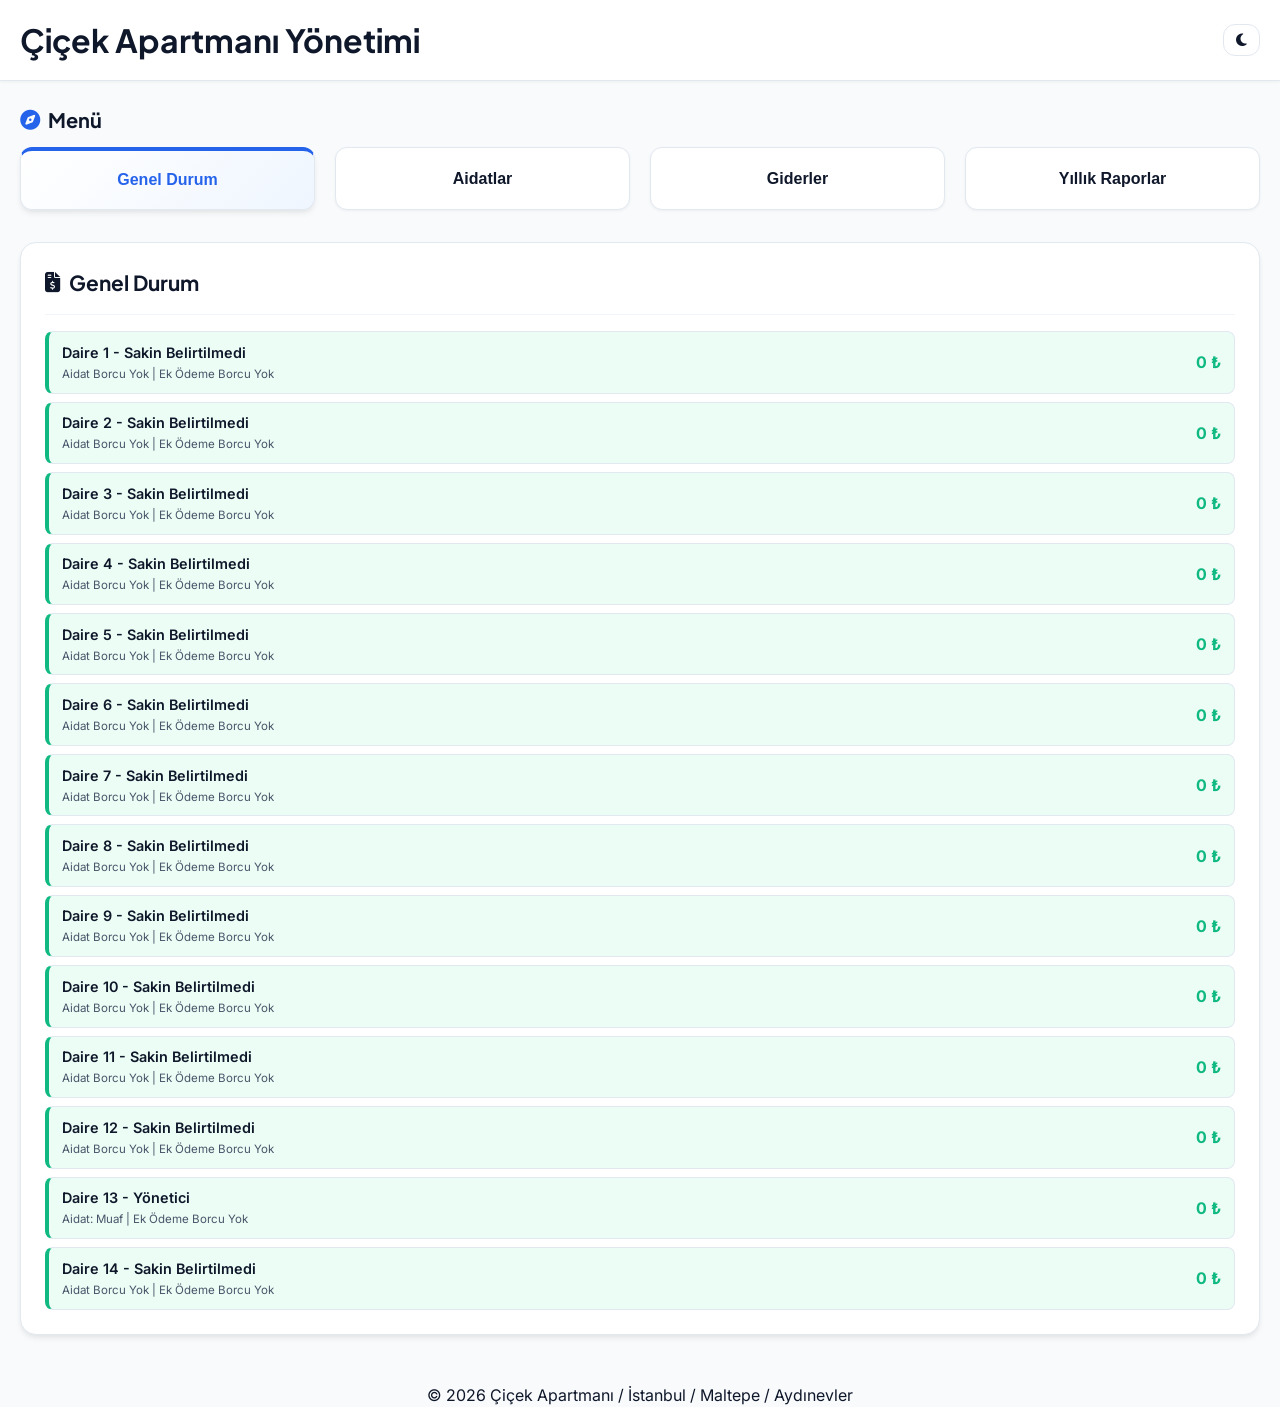
<file: sakin.html>
<!DOCTYPE html>
<html lang="tr">
<head>
  <meta charset="UTF-8">
  <meta http-equiv="refresh" content="0; url=index.html">
  <title>Yönlendiriliyor...</title>
</head>
<body>
  <p>Yönlendiriliyor... <a href="index.html">Tıklayın</a></p>
</body>
</html>
</file>
<file: style.css>
/* ==========================================================================
   APARTMAN YÖNETİMİ - MODERN LIGHT THEME CSS
   ========================================================================== */

:root {
  --font-family: 'Inter', -apple-system, BlinkMacSystemFont, 'Segoe UI', Roboto, sans-serif;
  --font-heading: 'Plus Jakarta Sans', var(--font-family);

  /* Color Palette - Light Mode */
  --bg-main: #f8fafc;
  --bg-card: #ffffff;
  --bg-subtle: #f1f5f9;
  --bg-hover: #e2e8f0;

  --text-primary: #0f172a;
  --text-secondary: #475569;
  --text-muted: #94a3b8;

  --border-color: #e2e8f0;
  --border-light: #f1f5f9;

  /* Primary Accent - Professional Slate/Blue */
  --primary: #2563eb;
  --primary-hover: #1d4ed8;
  --primary-light: #eff6ff;

  /* Green Paid Check / Success */
  --success: #10b981;
  --success-hover: #059669;
  --success-light: #ecfdf5;
  --success-border: #a7f3d0;

  /* Danger / Expense / Unpaid */
  --danger: #ef4444;
  --danger-light: #fef2f2;

  /* Pending / Warning */
  --warning: #f59e0b;
  --warning-light: #fffbeb;

  /* Shadows & Radius */
  --radius-sm: 8px;
  --radius-md: 12px;
  --radius-lg: 16px;

  --shadow-sm: 0 1px 3px rgba(0, 0, 0, 0.05);
  --shadow-md: 0 4px 6px -1px rgba(0, 0, 0, 0.07), 0 2px 4px -1px rgba(0, 0, 0, 0.04);
  --shadow-lg: 0 10px 25px -5px rgba(0, 0, 0, 0.08), 0 8px 10px -6px rgba(0, 0, 0, 0.03);

  --transition: all 0.2s ease-in-out;
}

body.dark-theme {
  --bg-main: #0a0a0a;
  --bg-card: #1d1d1d;
  --bg-subtle: #323232;
  --bg-hover: #484848;
  --text-primary: #ffffff;
  --text-secondary: #8dafcf;
  --text-muted: #5f5f5f;
  --border-color: #202529;
  --border-light: #0d1216;
  --primary: #10629d;
  --primary-hover: #3171a7;
  --primary-light: #202529;
  --success: #7dff95;
  --success-light: #0c2d16;
  --success-border: #15803d;
  --danger: #ff8080;
  --danger-light: #3d0c0c;
  --warning: #ffbc5e;
  --warning-light: #2d1702;
}

body.dark-theme .kasa-main {
  background: linear-gradient(135deg, var(--bg-card) 0%, #0d1216 100%);
}

body.dark-theme .btn-primary {
  color: #ffffff !important;
  background-color: var(--primary) !important;
}

body.dark-theme .btn-primary i {
  color: #ffffff !important;
}

body.dark-theme .btn-primary:hover {
  background-color: var(--primary-hover) !important;
  box-shadow: 0 4px 12px rgba(16, 98, 157, 0.3) !important;
}

body.dark-theme .btn-secondary {
  background-color: #202529;
  border: 1px solid #35393d;
  color: #ffffff;
}

body.dark-theme .btn-secondary:hover {
  background-color: #3f3f46;
}

/* Base Resets */
* {
  box-sizing: border-box;
  margin: 0;
  padding: 0;
}

body {
  font-family: var(--font-family);
  background-color: var(--bg-main);
  color: var(--text-primary);
  line-height: 1.5;
  -webkit-font-smoothing: antialiased;
}

.container {
  max-width: 1280px;
  margin: 0 auto;
  padding: 0 1.25rem;
}

/* Typography */
h1, h2, h3, h4 {
  font-family: var(--font-heading);
  color: var(--text-primary);
  font-weight: 700;
}

p.subtitle {
  color: var(--text-secondary);
  font-size: 0.9rem;
}

/* Buttons */
.btn {
  display: inline-flex;
  align-items: center;
  gap: 0.5rem;
  padding: 0.6rem 1.2rem;
  font-size: 0.9rem;
  font-weight: 600;
  border-radius: var(--radius-md);
  border: 1px solid transparent;
  cursor: pointer;
  transition: var(--transition);

}

.btn-primary {
  background-color: var(--primary);
  color: #ffffff;
}

.btn-primary:hover {
  background-color: var(--primary-hover);
  box-shadow: 0 4px 12px rgba(37, 99, 235, 0.25);
}

.btn-secondary {
  background-color: #3b82f6;
  color: #ffffff;
}

.btn-secondary:hover {
  background-color: #2563eb;
}

.btn-outline {
  background-color: var(--bg-card);
  border-color: var(--border-color);
  color: var(--text-primary);
}

.btn-outline:hover {
  background-color: var(--bg-subtle);
  border-color: var(--text-muted);
}

.btn-icon {
  background: none;
  border: none;
  color: var(--primary);
  cursor: pointer;
  padding: 0.25rem;
  font-size: 1.1rem;
  border-radius: 4px;
}

.btn-icon:hover {
  background-color: var(--primary-light);
}

.btn-text-danger {
  background: none;
  border: none;
  color: var(--danger);
  font-size: 0.85rem;
  font-weight: 600;
  cursor: pointer;
  padding: 0.4rem 0.8rem;
  border-radius: var(--radius-sm);
  transition: var(--transition);
}

.btn-text-danger:hover {
  background-color: var(--danger-light);
}

/* Header */
.app-header {
  background-color: var(--bg-card);
  border-bottom: 1px solid var(--border-color);
  padding: 1rem 0;
  position: sticky;
  top: 0;
  z-index: 100;
  box-shadow: var(--shadow-sm);
}

.header-container {
  display: flex;
  align-items: center;
  justify-content: space-between;
  gap: 1rem;
  flex-wrap: wrap;
}

.brand {
  display: flex;
  align-items: center;
  gap: 0.75rem;
}

.brand-icon {
  width: 44px;
  height: 44px;
  background-color: var(--primary-light);
  color: var(--primary);
  border-radius: var(--radius-md);
  display: flex;
  align-items: center;
  justify-content: center;
  font-size: 1.4rem;
}

.header-actions {
  display: flex;
  align-items: center;
  gap: 0.75rem;
}

/* Main Content Layout */
.main-content,
.app-main {
  padding-top: 1.5rem;
  padding-bottom: 3rem;
  display: flex;
  flex-direction: column;
  gap: 2rem;
}

.card-box {
  background-color: var(--bg-card);
  border: 1px solid var(--border-color);
  border-radius: var(--radius-lg);
  padding: 1.5rem;
  box-shadow: var(--shadow-md);
}

.section-header {
  display: flex;
  align-items: center;
  justify-content: space-between;
  margin-bottom: 1rem;
}

.section-header h2 {
  font-size: 1.25rem;
  display: flex;
  align-items: center;
  gap: 0.5rem;
  color: var(--text-primary);
}

.section-header h2 i {
  color: var(--primary);
}

.badge {
  padding: 0.3rem 0.75rem;
  border-radius: 20px;
  font-size: 0.8rem;
  font-weight: 600;
}

.badge-light {
  background-color: var(--bg-subtle);
  color: var(--text-secondary);
}

/* 1. Kasa Financial Summary Cards */
.kasa-grid {
  display: grid;
  grid-template-columns: repeat(auto-fit, minmax(240px, 1fr));
  gap: 1.25rem;
}

.kasa-card {
  background-color: var(--bg-card);
  border: 1px solid var(--border-color);
  border-radius: var(--radius-md);
  padding: 1.25rem;
  box-shadow: var(--shadow-sm);
  transition: var(--transition);
  position: relative;
  overflow: hidden;
}

.kasa-card:hover {
  transform: translateY(-2px);
  box-shadow: var(--shadow-md);
}

.kasa-card-header {
  display: flex;
  align-items: center;
  justify-content: space-between;
  margin-bottom: 0.5rem;
}

.kasa-label {
  font-size: 0.85rem;
  font-weight: 600;
  color: var(--text-secondary);
}

.kasa-icon {
  width: 36px;
  height: 36px;
  border-radius: 50%;
  display: flex;
  align-items: center;
  justify-content: center;
  font-size: 1.1rem;
}

.kasa-main {
  border-top: 4px solid var(--primary);
  background: linear-gradient(135deg, #ffffff 0%, #f0f7ff 100%);
}
.kasa-icon-main { background-color: var(--primary-light); color: var(--primary); }

.kasa-income { border-top: 4px solid var(--success); }
.kasa-icon-income { background-color: var(--success-light); color: var(--success); }

.kasa-expense { border-top: 4px solid var(--danger); }
.kasa-icon-expense { background-color: var(--danger-light); color: var(--danger); }

.kasa-pending { border-top: 4px solid var(--warning); }
.kasa-icon-pending { background-color: var(--warning-light); color: var(--warning); }

.kasa-amount {
  font-size: 1.75rem;
  font-weight: 800;
  font-family: var(--font-heading);
  color: var(--text-primary);
  margin-bottom: 0.25rem;
}

.kasa-subtext {
  font-size: 0.8rem;
  color: var(--text-secondary);
}


/* 2. Dues Table Section */
.dues-header {
  display: flex;
  align-items: center;
  justify-content: space-between;
  gap: 1rem;
  flex-wrap: wrap;
  margin-bottom: 1.25rem;
  padding-bottom: 1rem;
  border-bottom: 1px solid var(--border-light);
}

.dues-title h2 {
  font-size: 1.3rem;
  display: flex;
  align-items: center;
  gap: 0.5rem;
}

.dues-title p {
  font-size: 0.85rem;
  color: var(--text-secondary);
}

.dues-controls {
  display: flex;
  align-items: center;
  gap: 1rem;
  flex-wrap: wrap;
}

.dues-rate-info {
  background-color: var(--bg-subtle);
  padding: 0.4rem 0.8rem;
  border-radius: var(--radius-sm);
  font-size: 0.9rem;
  display: flex;
  align-items: center;
  gap: 0.5rem;
}

.view-toggle {
  display: flex;
  background-color: var(--bg-subtle);
  padding: 3px;
  border-radius: var(--radius-md);
}

.toggle-btn {
  border: none;
  background: transparent;
  padding: 0.4rem 0.8rem;
  font-size: 0.85rem;
  font-weight: 600;
  color: var(--text-secondary);
  border-radius: var(--radius-sm);
  cursor: pointer;
  display: inline-flex;
  align-items: center;
  gap: 0.4rem;
  transition: var(--transition);
}

.toggle-btn.active {
  background-color: var(--bg-card);
  color: var(--primary);
  box-shadow: var(--shadow-sm);
}

.legend-bar {
  display: flex;
  align-items: center;
  justify-content: space-between;
  gap: 1rem;
  margin-bottom: 1rem;
  flex-wrap: wrap;
}

.legend-items {
  display: flex;
  align-items: center;
  gap: 1.25rem;
  font-size: 0.85rem;
  color: var(--text-secondary);
}

.legend-item {
  display: flex;
  align-items: center;
  gap: 0.4rem;
}

.legend-box {
  width: 22px;
  height: 22px;
  border-radius: 6px;
  display: flex;
  align-items: center;
  justify-content: center;
  font-size: 0.75rem;
}

.paid-box {
  background-color: var(--success);
  color: #ffffff;
}

.unpaid-box {
  background-color: var(--bg-subtle);
  border: 1px dashed var(--text-muted);
}

.table-search {
  position: relative;
  min-width: 220px;
}

.table-search i {
  position: absolute;
  left: 0.75rem;
  top: 50%;
  transform: translateY(-50%);
  color: var(--text-muted);
  font-size: 0.85rem;
}

.table-search input {
  width: 100%;
  padding: 0.45rem 0.75rem 0.45rem 2.2rem;
  border: 1px solid var(--border-color);
  border-radius: var(--radius-md);
  font-size: 0.85rem;
  outline: none;
  transition: var(--transition);
}

.table-search input:focus {
  border-color: var(--primary);
  box-shadow: 0 0 0 3px rgba(37, 99, 235, 0.15);
}

/* Table Responsive & Sticky Column */
.table-responsive {
  width: 100%;
  overflow-x: auto;
  -webkit-overflow-scrolling: touch;
  border-radius: var(--radius-md);
  border: 1px solid var(--border-color);
}

.dues-table {
  width: 100%;
  border-collapse: collapse;
  text-align: center;
  font-size: 0.85rem;
  white-space: nowrap;
}

.dues-table th,
.dues-table td {
  padding: 0.7rem 0.4rem;
  border-bottom: 1px solid var(--border-color);
  border-right: 1px solid var(--border-light);
}

.dues-table th {
  background-color: var(--bg-subtle);
  font-weight: 700;
  color: var(--text-primary);
}

.dues-table td:last-child,
.dues-table th:last-child {
  border-right: none;
}

/* Sticky First Column for Mobile Table Horizontal Scroll */
.dues-table .sticky-col {
  position: sticky;
  left: 0;
  background-color: var(--bg-card);
  z-index: 10;
  text-align: left;
  padding-left: 1rem;
  font-weight: 600;
  box-shadow: 3px 0 5px rgba(0, 0, 0, 0.03);
  min-width: 150px;
}

.dues-table th.sticky-col {
  background-color: var(--bg-subtle);
}

.occupant-sub {
  display: block;
  font-size: 0.75rem;
  font-weight: 400;
  color: var(--text-secondary);
}

/* Paid Checkbox Button Cell */
.cell-paid-btn {
  width: 32px;
  height: 32px;
  margin: 0 auto;
  border-radius: 8px;
  border: 1px solid var(--border-color);
  background-color: var(--bg-subtle);
  color: transparent;
  display: inline-flex;
  align-items: center;
  justify-content: center;
  cursor: pointer;
  transition: all 0.15s cubic-bezier(0.4, 0, 0.2, 1);
  font-size: 0.9rem;
}

.cell-paid-btn:hover {
  transform: scale(1.1);
  border-color: var(--primary);
}

.cell-paid-btn.paid {
  background-color: var(--success);
  border-color: var(--success);
  color: #ffffff;
  box-shadow: 0 2px 5px rgba(16, 185, 129, 0.3);
}

.cell-paid-btn.paid:hover {
  background-color: var(--success-hover);
  border-color: var(--success-hover);
}

/* Muaf Daire (Yönetici) - renksiz sadece check */
.cell-paid-btn.exempt {
  background-color: var(--bg-card);
  border-color: var(--border-color);
  color: var(--text-muted);
  cursor: default;
  box-shadow: none;
}

.cell-paid-btn.exempt:hover {
  transform: none;
  background-color: var(--bg-card);
  border-color: var(--border-color);
}

.dues-table tfoot td {
  background-color: #f8fafc;
  font-weight: 700;
  color: var(--text-primary);
  border-top: 2px solid var(--border-color);
}

.col-summary {
  font-weight: 700;
  color: var(--primary);
  background-color: var(--primary-light);
}

/* Card / Grid View (For Mobile Screens) */
.apartments-cards-grid {
  display: grid;
  grid-template-columns: repeat(auto-fit, minmax(280px, 1fr));
  gap: 1.25rem;
}

.apt-card {
  background-color: var(--bg-card);
  border: 1px solid var(--border-color);
  border-radius: var(--radius-md);
  padding: 1rem;
  box-shadow: var(--shadow-sm);
}

.apt-card-header {
  display: flex;
  align-items: center;
  justify-content: space-between;
  margin-bottom: 0.75rem;
  padding-bottom: 0.5rem;
  border-bottom: 1px solid var(--border-light);
}

.apt-card-title {
  font-weight: 700;
  font-size: 1rem;
}

.apt-card-occupant {
  font-size: 0.8rem;
  color: var(--text-secondary);
}

.apt-months-grid {
  display: grid;
  grid-template-columns: repeat(4, 1fr);
  gap: 0.5rem;

}

.apt-month-badge {
  display: flex;
  flex-direction: column;
  align-items: center;
  justify-content: center;
  padding: 0.5rem 0.25rem;
  border-radius: 8px;
  border: 1px solid var(--border-color);
  background-color: var(--bg-subtle);
  cursor: pointer;
  transition: var(--transition);
}

.apt-month-badge.paid {
  background-color: var(--success-light);
  border-color: var(--success-border);
  color: var(--success);
}

/* Muaf daire - kart görünümü */
.apt-month-badge.exempt {
  background-color: var(--bg-card);
  border-color: var(--border-color);
  color: var(--text-muted);
  cursor: default;
}

.apt-month-badge .m-name {
  font-size: 0.75rem;
  font-weight: 600;
}

.apt-month-badge .m-icon {
  font-size: 0.9rem;
  margin-top: 0.2rem;
}

.apt-card-footer {
  margin-top: 0.75rem;
  display: flex;
  align-items: center;
  justify-content: space-between;
  font-size: 0.8rem;
  font-weight: 600;
  color: var(--text-secondary);
}

/* Ek Aidat Kart Görünümü (Mobil) */
.extra-apt-card {
  background-color: var(--bg-card);
  border: 1px solid var(--border-color);
  border-radius: var(--radius-md);
  padding: 1rem;
  box-shadow: var(--shadow-sm);
}

.extra-apt-card-header {
  display: flex;
  align-items: center;
  justify-content: space-between;
  margin-bottom: 0.75rem;
  padding-bottom: 0.5rem;
  border-bottom: 1px solid var(--border-light);
}

.extra-collections-list {
  display: flex;
  flex-direction: column;
  gap: 0.5rem;
}

.extra-collection-row {
  display: flex;
  align-items: center;
  justify-content: space-between;
  padding: 0.4rem 0.6rem;
  border-radius: 8px;
  background-color: var(--bg-subtle);
  border: 1px solid var(--border-light);
  gap: 0.5rem;
}

.extra-collection-row.paid {
  background-color: var(--success-light);
  border-color: var(--success-border);
}

.extra-collection-row-title {
  font-size: 0.8rem;
  font-weight: 600;
  flex: 1;
  color: var(--text-primary);
}

.extra-collection-row-amount {
  font-size: 0.75rem;
  color: var(--text-secondary);
  margin-right: 0.5rem;
}

.extra-pending-badge {
  display: inline-block;
  width: 8px;
  height: 8px;
  border-radius: 50%;
  background-color: var(--warning);
  margin-left: 4px;
  vertical-align: middle;
}


.expenses-header {
  display: flex;
  align-items: center;
  justify-content: space-between;
  gap: 1rem;
  margin-bottom: 1.5rem;
  flex-wrap: wrap;
}

.expenses-content-grid {
  display: grid;
  grid-template-columns: 2fr 1fr;
  gap: 1.5rem;
}

@media (max-width: 900px) {
  .expenses-content-grid {
    grid-template-columns: 1fr;
  }
}

.expense-filters {
  display: flex;
  gap: 1rem;
  margin-bottom: 1rem;
  flex-wrap: wrap;
}

.filter-group {
  display: flex;
  align-items: center;
  gap: 0.5rem;
  font-size: 0.85rem;
  font-weight: 600;
}

.form-control {
  padding: 0.5rem 0.75rem;
  border: 1px solid var(--border-color);
  border-radius: var(--radius-md);
  font-size: 0.85rem;
  background-color: var(--bg-card);
  color: var(--text-primary);
  outline: none;
  transition: var(--transition);
}

.form-control:focus {
  border-color: var(--primary);
  box-shadow: 0 0 0 3px rgba(37, 99, 235, 0.15);
}

.expenses-table {
  width: 100%;
  border-collapse: collapse;
  font-size: 0.85rem;
  text-align: left;
}

.expenses-table th,
.expenses-table td {
  padding: 0.75rem 0.75rem;
  border-bottom: 1px solid var(--border-color);
}

.expenses-table th {
  background-color: var(--bg-subtle);
  font-weight: 700;
}

.expense-badge {
  padding: 0.2rem 0.5rem;
  border-radius: 4px;
  font-size: 0.75rem;
  font-weight: 600;
  background-color: var(--primary-light);
  color: var(--primary);
}

.amount-negative {
  color: var(--danger);
  font-weight: 700;
}

.btn-delete-expense {
  color: var(--text-muted);
  cursor: pointer;
  padding: 0.3rem;
  border-radius: 4px;
  border: none;
  background: none;
}

.btn-delete-expense:hover {
  color: var(--danger);
  background-color: var(--danger-light);
}

.no-data-notice {
  text-align: center;
  padding: 2.5rem 1rem;
  color: var(--text-muted);
}

.no-data-notice i {
  font-size: 2rem;
  margin-bottom: 0.5rem;
}

/* Category Analytics Card */
.expenses-analytics-card {
  background-color: var(--bg-subtle);
  border: 1px solid var(--border-color);
  border-radius: var(--radius-md);
  padding: 1.25rem;
  display: flex;
  flex-direction: column;
  justify-content: space-between;
}

.expenses-analytics-card h3 {
  font-size: 1rem;
  margin-bottom: 1rem;
  display: flex;
  align-items: center;
  gap: 0.5rem;
}

.category-breakdown-list {
  display: flex;
  flex-direction: column;
  gap: 0.85rem;
}

.cat-item-label {
  display: flex;
  justify-content: space-between;
  font-size: 0.8rem;
  font-weight: 600;
  margin-bottom: 0.25rem;
}

.cat-progress-bg {
  height: 8px;
  background-color: var(--border-color);
  border-radius: 4px;
  overflow: hidden;
}

.cat-progress-fill {
  height: 100%;
  background-color: var(--primary);
  border-radius: 4px;
  transition: width 0.4s ease;
}

.reset-data-box {
  margin-top: 1.5rem;
  text-align: center;
  padding-top: 1rem;
  border-top: 1px solid var(--border-color);
}

/* Modals */
.modal-overlay {
  position: fixed;
  top: 0;
  left: 0;
  width: 100vw;
  height: 100vh;
  background-color: rgba(15, 23, 42, 0.5);
  backdrop-filter: blur(4px);
  display: flex;
  align-items: center;
  justify-content: center;
  z-index: 1000;
  padding: 1rem;
  opacity: 1;
  transition: opacity 0.2s ease;
}

.modal-overlay.hidden {
  display: none;
  opacity: 0;
}

.modal-card {
  background-color: var(--bg-card);
  border-radius: var(--radius-lg);
  width: 100%;
  max-width: 480px;
  box-shadow: var(--shadow-lg);
  overflow: hidden;
  animation: modalSlide 0.25s ease-out;
}

.modal-lg {
  max-width: 720px;
}

@keyframes modalSlide {
  from {
    transform: translateY(20px);
    opacity: 0;
  }
  to {
    transform: translateY(0);
    opacity: 1;
  }
}

.modal-header {
  padding: 1.25rem 1.5rem;
  border-bottom: 1px solid var(--border-color);
  display: flex;
  align-items: center;
  justify-content: space-between;
}

.modal-header h3 {
  font-size: 1.1rem;
  display: flex;
  align-items: center;
  gap: 0.5rem;
}

.close-modal {
  background: none;
  border: none;
  font-size: 1.5rem;
  color: var(--text-muted);
  cursor: pointer;
}

.close-modal:hover {
  color: var(--text-primary);
}

.modal-body {
  padding: 1.5rem;
  max-height: 70vh;
  overflow-y: auto;
}

.modal-footer {
  padding: 1rem 1.5rem;
  border-top: 1px solid var(--border-color);
  display: flex;
  align-items: center;
  justify-content: flex-end;
  gap: 0.75rem;
  background-color: var(--bg-subtle);
}

.form-group {
  margin-bottom: 1rem;
  display: flex;
  flex-direction: column;
  gap: 0.35rem;
}

.form-group label {
  font-size: 0.85rem;
  font-weight: 600;
  color: var(--text-primary);
}

.form-row {
  display: grid;
  grid-template-columns: 1fr 1fr;
  gap: 1rem;
}

.settings-section {
  margin-bottom: 1.5rem;
}

.settings-section h4 {
  font-size: 0.95rem;
  margin-bottom: 0.5rem;
  padding-bottom: 0.25rem;
  border-bottom: 2px solid var(--primary-light);
  color: var(--primary);
}

.subtitle-sm {
  font-size: 0.8rem;
  color: var(--text-secondary);
  margin-bottom: 0.75rem;
}

.occupants-grid {
  display: grid;
  grid-template-columns: repeat(auto-fit, minmax(200px, 1fr));
  gap: 0.75rem;
}

/* Toast Notifications */
.toast-container {
  position: fixed;
  bottom: 1.5rem;
  right: 1.5rem;
  z-index: 2000;
  display: flex;
  flex-direction: column;
  gap: 0.5rem;
}

.toast {
  background-color: var(--text-primary);
  color: #ffffff;
  padding: 0.75rem 1.25rem;
  border-radius: var(--radius-md);
  font-size: 0.85rem;
  font-weight: 500;
  box-shadow: var(--shadow-lg);
  display: flex;
  align-items: center;
  gap: 0.6rem;
  animation: toastIn 0.3s cubic-bezier(0.175, 0.885, 0.32, 1.275);
}

@keyframes toastIn {
  from { transform: translateX(100%); opacity: 0; }
  to { transform: translateX(0); opacity: 1; }
}

.toast-success { background-color: var(--success); }
.toast-info { background-color: var(--primary); }

.hidden {
  display: none !important;
}

/* Print Styles */
@media print {
  .app-header .header-actions,
  .legend-bar,
  .view-toggle,
  .dues-controls button,
  .reset-data-box,
  .btn,
  .modal-overlay,
  .toast-container {
    display: none !important;
  }

  body {
    background-color: #ffffff;
    font-size: 11pt;
  }

  .card-box {
    box-shadow: none;
    border: 1px solid #ccc;
    margin-bottom: 1rem;
  }

  .table-responsive {
    overflow: visible;
  }

  .dues-table .sticky-col {
    position: static;
  }
}

.m-short {
  display: none !important;
}
.m-full {
  display: inline !important;
}

/* Responsive Mobile Tweaks */
@media (max-width: 768px) {
  .m-short {
    display: inline !important;
  }
  .m-full {
    display: none !important;
  }

  /* Eliminate horizontal scrollbar on mobile table view */
  .table-responsive {
    overflow-x: hidden !important;
  }

  .dues-table {
    table-layout: fixed;
    width: 100%;
  }

  .dues-table th,
  .dues-table td {
    padding: 0.35rem 0.05rem;
    font-size: 0.72rem;
  }

  .dues-table .sticky-col {
    position: static;
    width: 18%;
    min-width: unset;
    padding-left: 0.2rem;
    box-shadow: none;
  }

  /* Month columns fit 100% width without scrolling */
  .dues-table th:not(.sticky-col):not(.col-summary),
  .dues-table td:not(.sticky-col):not(.col-summary) {
    width: 5.5%;
  }

  .dues-table .col-summary {
    width: 16%;
    font-size: 0.68rem;
    padding: 0.35rem 0.05rem;
  }

  .cell-paid-btn {
    width: 20px;
    height: 20px;
    font-size: 0.65rem;
    border-radius: 4px;
  }

  .occupant-sub {
    font-size: 0.62rem;
    overflow: hidden;
    text-overflow: ellipsis;
    white-space: nowrap;
    max-width: 48px;
    display: block;
  }

  .header-container {
    flex-direction: column;
    align-items: flex-start;
  }
  
  .header-actions {
    width: 100%;
    justify-content: space-between;
  }

  .kasa-grid {
    grid-template-columns: 1fr;
  }

  .form-row {
    grid-template-columns: 1fr;
  }
}

/* Debts Grid Summary */
.debts-grid {
  display: grid;
  grid-template-columns: 1fr;
  gap: 0.5rem;
}
.debt-row {
  display: flex;
  justify-content: space-between;
  align-items: center;
  padding: 0.6rem 0.8rem;
  border-radius: 8px;
  background-color: var(--bg-subtle);
  border: 1px solid var(--border-color);
  transition: transform 0.15s ease, box-shadow 0.15s ease;
}
.debt-row:hover {
  transform: translateY(-1px);
  box-shadow: 0 4px 8px rgba(0, 0, 0, 0.05);
}
.debt-row.has-debt {
  border-left: 4px solid var(--danger);
}
.debt-row.has-credit {
  border-left: 4px solid var(--success);
  background-color: var(--success-light);
}
.debt-row.no-debt {
  border-left: 4px solid var(--success);
  background-color: var(--success-light);
}
.debt-row-left {
  display: flex;
  flex-direction: column;
}
.debt-row-name {
  font-size: 0.9rem;
  font-weight: 600;
  color: var(--text-primary);
}
.debt-row-details {
  font-size: 0.72rem;
  color: var(--text-secondary);
  margin-top: 0.15rem;
}
.debt-row-right {
  font-size: 1rem;
  font-weight: 700;
}
.debt-row-right.debt-danger {
  color: var(--danger);
}
.debt-row-right.debt-success {
  color: var(--success);
}
.debt-row-right.debt-neutral {
  color: var(--success);
}

/* Navigation Tab Bar - Styled like Kasa summary cards */
.tab-navigation {
  display: grid;
  grid-template-columns: repeat(auto-fit, minmax(180px, 1fr));
  gap: 1.25rem;
  background: transparent;
  padding: 0;
  border: none;
  margin-bottom: 2rem;
  overflow-x: visible;
}
@media (max-width: 768px) {
  .tab-navigation {
    grid-template-columns: repeat(2, 1fr);
    gap: 0.75rem;
  }
}
.tab-btn {
  background-color: var(--bg-card);
  border: 1px solid var(--border-color);
  border-radius: var(--radius-md);
  padding: 1.25rem;
  box-shadow: var(--shadow-sm);
  transition: var(--transition);
  cursor: pointer;
  text-align: center;
  display: flex;
  align-items: center;
  justify-content: center;
  width: 100%;
}
.tab-btn:hover {
  transform: translateY(-2px);
  box-shadow: var(--shadow-md);
}
.tab-btn-label {
  font-size: 1rem;
  font-weight: 700;
  color: var(--text-primary);
}

/* Active Tab Styling - Styled like .kasa-main */
.tab-btn.active {
  border-top: 4px solid var(--primary);
  background: linear-gradient(135deg, var(--bg-card) 0%, var(--primary-light) 100%);
  box-shadow: var(--shadow-md);
}
.tab-btn.active .tab-btn-label {
  color: var(--primary);
}


/* Dashboard & Payments SPA Section Layout spacing fix */
#dashboardSection,
#paymentsSection {
  display: flex;
  flex-direction: column;
  gap: 2rem;
}

/* Custom Alert Red Styling for Sakin page Announcement Panel */
#announcementBox {
  background-color: var(--danger-light);
  border: 1.5px solid #fecaca; /* Soft red border */
  padding: 1.5rem;
  border-radius: var(--radius-md);
  box-shadow: var(--shadow-sm);
}

#announcementDisplay {
  font-size: 1.2rem;
  line-height: 1.6;
  color: #991b1b; /* Nice dark red text for readability */
  font-weight: 600;
}

/* Dark mode overrides */
body.dark-theme #announcementBox {
  border-color: #ef4444;
}

body.dark-theme #announcementDisplay {
  color: #fca5a5; /* Soft pastel red text for high contrast */
}
</file>
